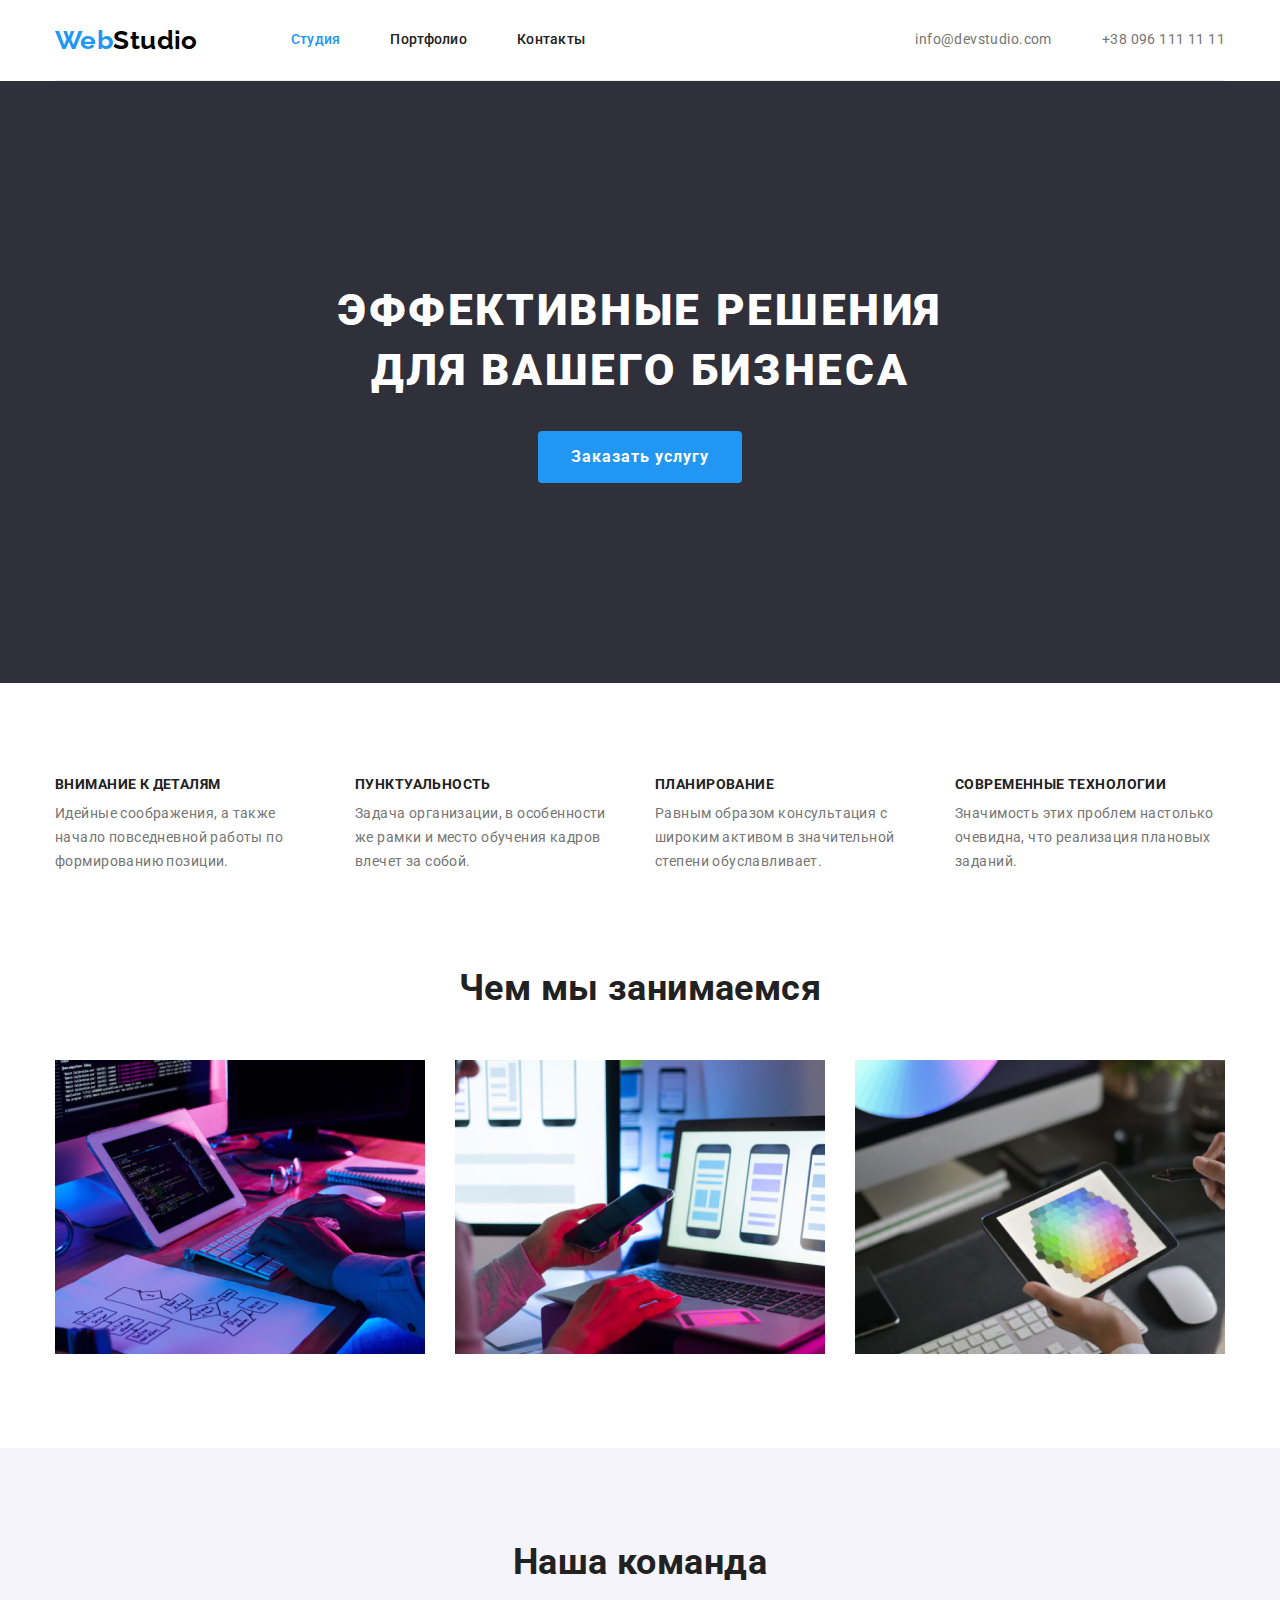
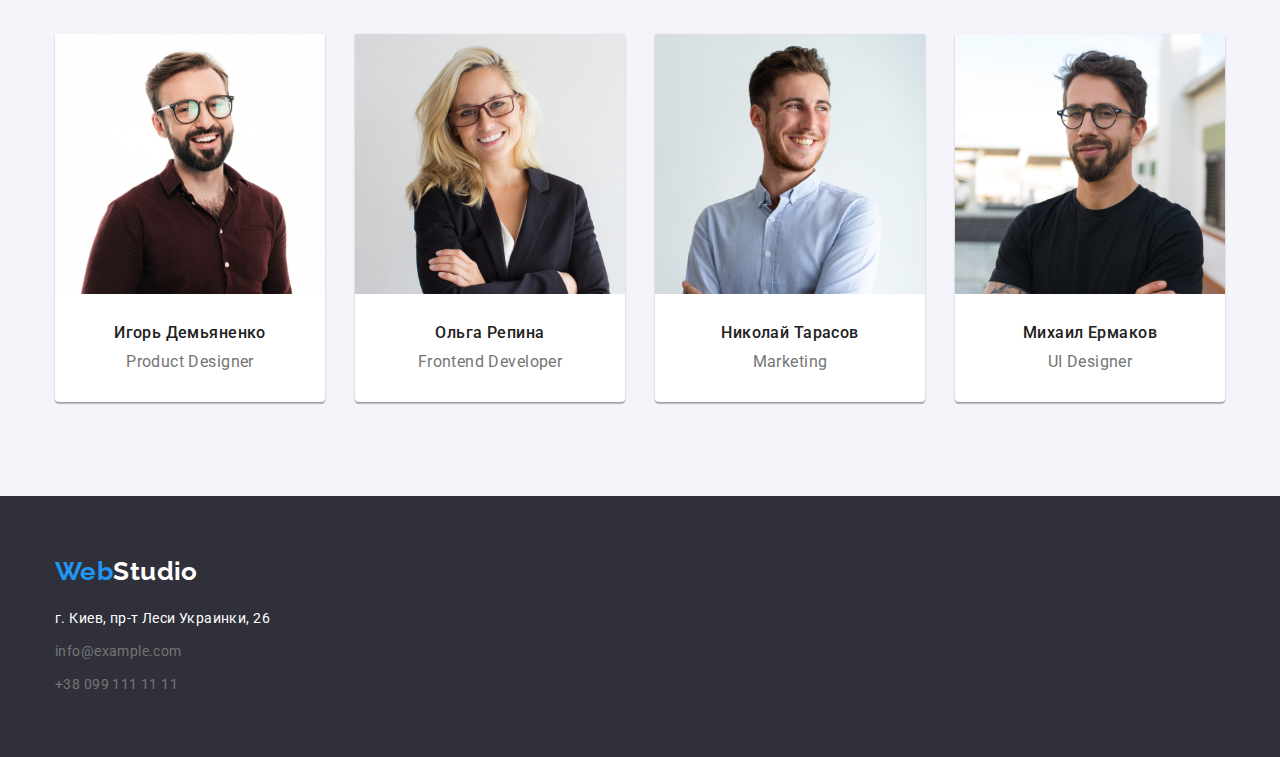
<file: index.html>
<!DOCTYPE html>
<html lang="ru">
<head>
    <meta charset="UTF-8">
    <meta http-equiv="X-UA-Compatible" content="IE=edge">
    <meta name="viewport" content="width=device-width, initial-scale=1.0">
    <title>Document</title>
    <link rel="stylesheet"
        href="https://fonts.googleapis.com/css2?family=Raleway:wght@700&family=Roboto:wght@400;500;700;900&display=swap">

    <link rel="stylesheet"
        href="https://cdnjs.cloudflare.com/ajax/libs/modern-normalize/1.1.0/modern-normalize.min.css">
    <link rel="stylesheet" href="./css/styles.css">
</head>
<!--body and header section-->
<body>
    <header>
        <!-- top line -->
        <div class="container">
            <nav>
                <div class="main-nav">
                    <a href="./index.html" class="logo"><span class="logo-color">Web</span>Studio</a>
                    <ul class="site-nav">
                        <li class="item"><a href="./index.html" class="site-nav-link current">Студия</a></li>
                        <li class="item"><a href="./portfolio.html" class="site-nav-link">Портфолио</a></li>
                        <li class="item"><a href="" class="site-nav-link">Контакты</a></li>
                    </ul>
                    <ul class="contacts">
                        <li class="item"><a href="mailto:info@devstudio.com" class="contacts-link">info@devstudio.com</a></li>
                        <li class="item"><a href="tel:+380961111111" class="contacts-link">+38 096 111 11 11</a></li>
                    </ul>
                </div>
            </nav>
        </div>
    </header>
    <!--main section-->
    <main>
        <!--section Hero. effective decissions-->
        <section class="hero">
            <div class="container">
                <h1 class="hero-title">Эффективные решения<br />для вашего бизнеса</h1>
                <button type="button" class="button button-service">Заказать услугу</button>
            </div>
        </section>
        <!--section two. list of features-->
        <section class="section">
            <div class="container">
                <h2 hidden class="hidden-title">Особенности</h2>
                <ul class="feature-list">
                    <li class="item">
                        <h3 class="feature-title">Внимание к деталям</h3>
                        <p class="feature-text">Идейные соображения, а такжe начало повседневной работы по формированию позиции.</p>
                    </li>
                    <li class="item">
                        <h3 class="feature-title">Пунктуальность</h3>
                        <p class="feature-text">Задача организации, в особенности же рамки и место обучения кадров влечет за собой.</p>
                    </li>
                    <li class="item">
                        <h3 class="feature-title">планирование</h3>
                        <p class="feature-text">Равным образом консультация с широким активом в значительной степени обуславливает.</p>
                    </li>
                    <li class="item">
                        <h3 class="feature-title">современные технологии</h3>
                        <p class="feature-text">Значимость этих проблем настолько очевидна, что реализация плановых заданий.</p>
                    </li>
                </ul>
            </div>
        </section>
        <!--section three. what we do-->
        <section class="section no-padding">
            <div class="container">
                <h2 class="section-title">Чем мы занимаемся</h2>
                <ul class="occupation-list">
                    <li class="item">
                        <img class="imagine-position" 
                            src="./img/work-1.jpg" 
                            alt="Компьютерные технологии" 
                            width="370"
                            height="294" />
                    </li>
                    <li class="item">
                        <img class="imagine-position" 
                            src="./img/work-2.jpg" 
                            alt="Мобильные технологии" 
                            width="370"
                            height="294" />
                    </li>
                    <li class="item">
                        <img class="imagine-position" 
                            src="./img/work-3.jpg" 
                            alt="Дизайн" 
                            width="370" 
                            height="294" />
                    </li>
                </ul>
            </div>
        </section>
        <!--section four. our team-->
        <section class="section team-background">
            <div class="container">
                <h2 class="section-title">Наша команда</h2>
                <ul class="team-list">
                    <li class="decoration">
                        <img class="imagine-position" 
                            src="./img/Person-1.jpg" 
                            alt="Дизайнер-мужчина в бордовой рубашке"
                            width="270" 
                            height="260" />
                        <div class="content">
                            <h3 class="team-title">Игорь Демьяненко</h3>
                            <p class="team-description">Product Designer</p>
                        </div>
                    </li>

                    <li class="decoration">
                        <img class="imagine-position" 
                            src="./img/Person-2.jpg" 
                            alt="Разработчик-девушка" 
                            width="270"
                            height="260" />
                        <div class="content">
                            <h3 class="team-title">Ольга Репина</h3>
                            <p class="team-description">Frontend Developer</p>
                        </div>
                    </li>

                    <li class="decoration">
                        <img class="imagine-position" 
                            src="./img/Person-3.jpg" 
                            alt="Маркетолог-мужчина в белой рубашке"
                            width="270" 
                            height="260" />
                        <div class="content">
                            <h3 class="team-title">Николай Тарасов</h3>
                            <p class="team-description">Marketing</p>
                        </div>
                    </li>

                    <li class="decoration">
                        <img class="imagine-position" 
                            src="./img/Person-4.jpg" 
                            alt="Дизайнер-мужчина в черной футболке"
                            width="270" 
                            height="260" />
                        <div class="content">
                            <h3 class="team-title">Михаил Ермаков</h3>
                            <p class="team-description">UI Designer</p>
                        </div>
                    </li>
                </ul>
            </div>
        </section>
    </main>
    <!--footer section-->
    <footer class="footer">
        <div class="container position">
            <a href="./index.html" class="footer-logo">
                <span class="logo-color">Web</span>Studio</a>
            <address class="address-style">
                <ul>
                    <li class="address-residence"><a class="residence" href="https://goo.gl/maps/Ep4EWNWvp44ZhudY9">г. Киев, пр-т Леси Украинки, 26</a>
                    </li>
                    <li class="data"><a class="contacts-link" href="mailto:info@example.com">info@example.com</a></li>
                    <li class="data"><a class="contacts-link" href="tel:+380991111111">+38 099 111 11 11</a></li>
                </ul>
            </address>
        </div>
    </footer>
</body>
</html>
</file>
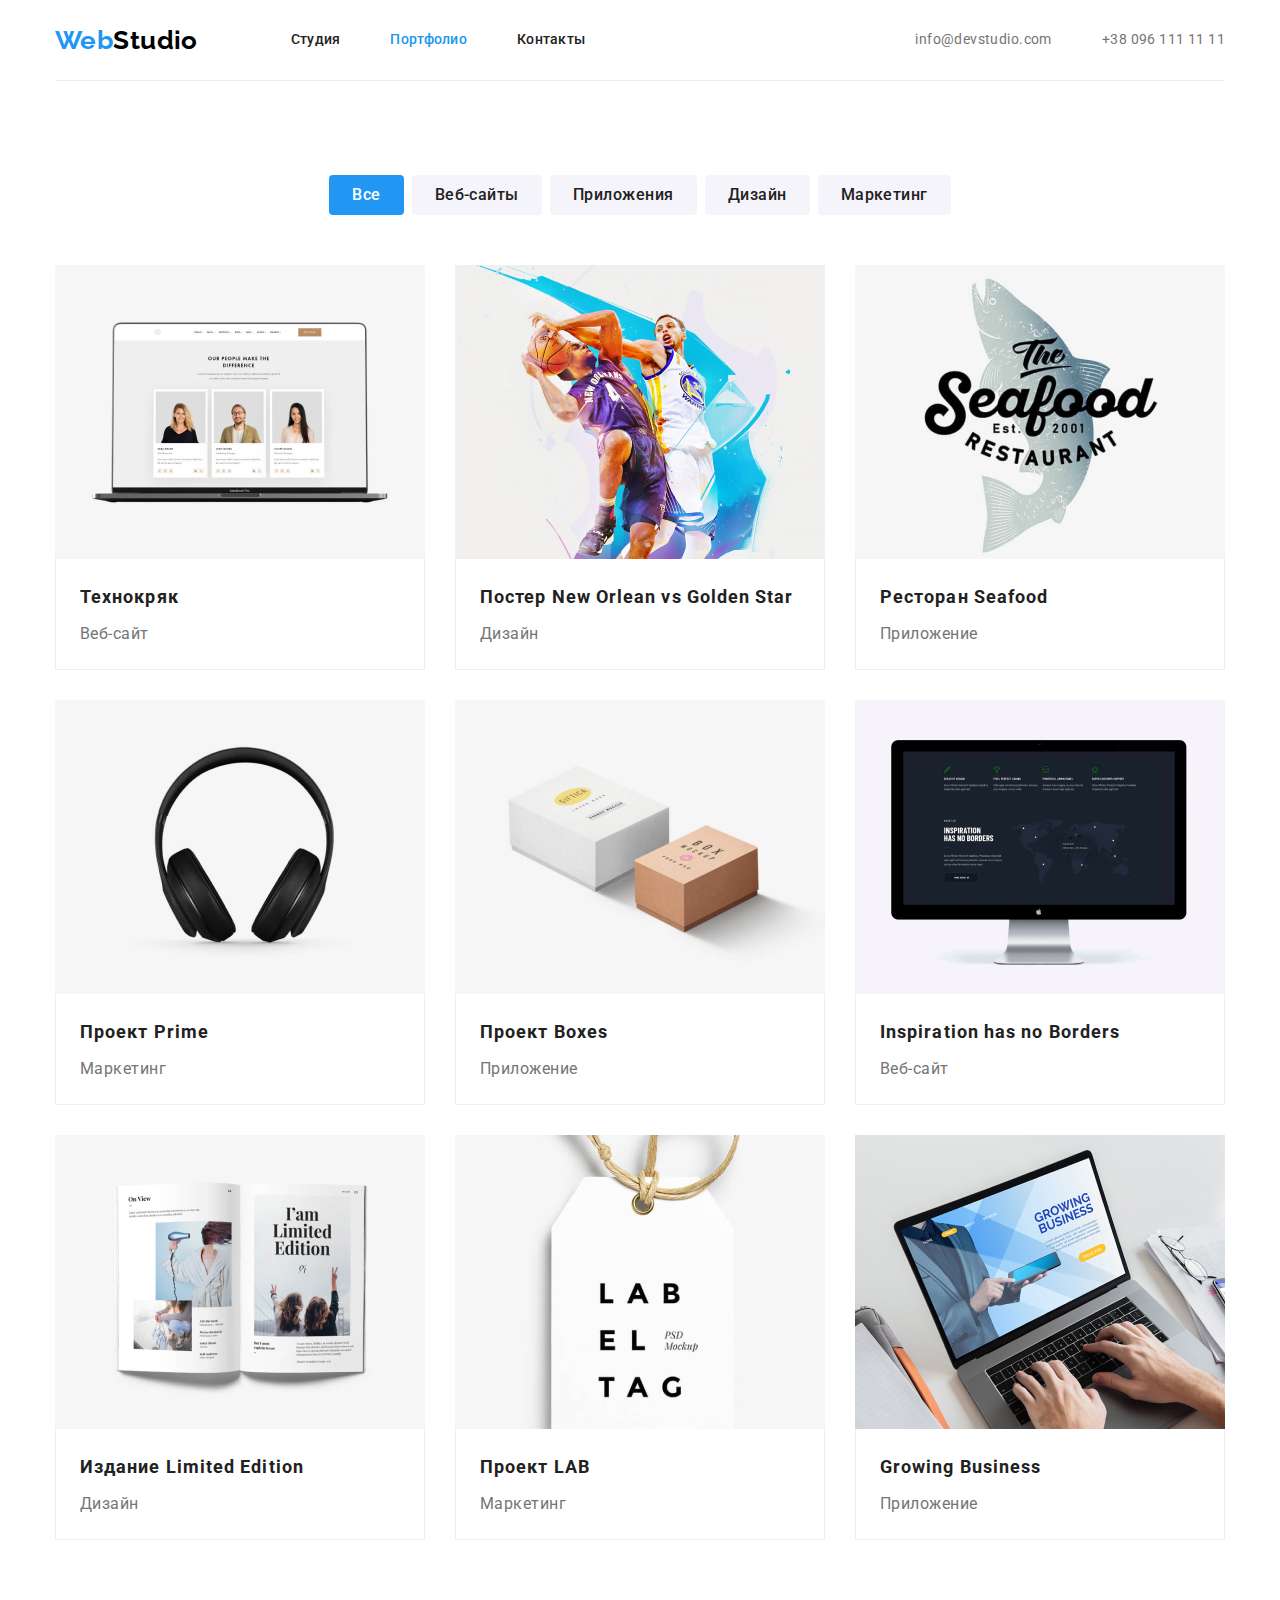
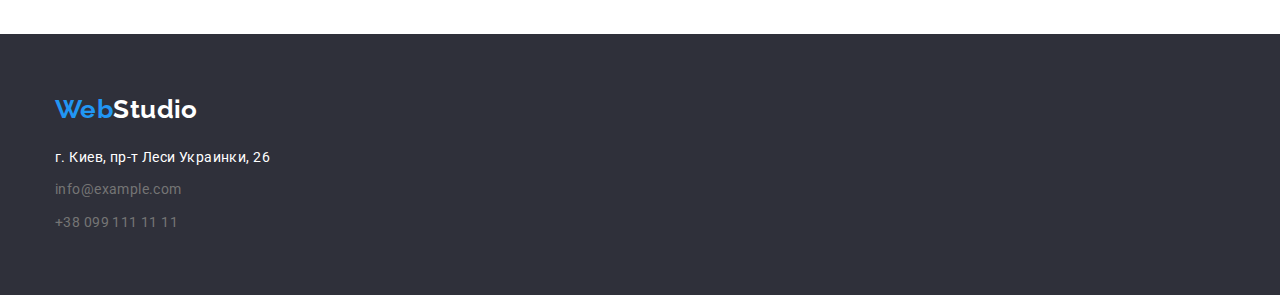
<file: portfolio.html>
<!DOCTYPE html>
<html lang="ru">
<head>
    <meta charset="UTF-8">
    <meta http-equiv="X-UA-Compatible" content="IE=edge">
    <meta name="viewport" content="width=device-width, initial-scale=1.0">
    <title>Document</title>
    <link rel="stylesheet"
        href="https://fonts.googleapis.com/css2?family=Raleway:wght@700&family=Roboto:wght@400;500;700;900&display=swap">

    <link rel="stylesheet"
        href="https://cdnjs.cloudflare.com/ajax/libs/modern-normalize/1.1.0/modern-normalize.min.css">
    <link rel="stylesheet" href="./css/styles.css">
</head>
<!--body and header section-->
<body>
    <header>
        <!-- top line -->
        <div class="container">
            <nav>
                <div class="main-nav">
                    <a href="./portfolio.html" class="logo"><span class="logo-color">Web</span>Studio</a>
                    <ul class="site-nav">
                        <li class="item"><a href="./index.html" class="site-nav-link">Студия</a></li>
                        <li class="item"><a href="./portfolio.html" class="site-nav-link current">Портфолио</a></li>
                        <li class="item"><a href="" class="site-nav-link">Контакты</a></li>
                    </ul>
                    <ul class="contacts">
                        <li class="item"><a href="mailto:info@devstudio.com" class="contacts-link">info@devstudio.com</a></li>
                        <li class="item"><a href="tel:+380961111111" class="contacts-link">+38 096 111 11 11</a></li>
                    </ul>
                </div>
            </nav>
        </div>
    </header>
    <!--main section-->
    <main>
        <!-- button section -->
        <section class="section">
            <div class="container filter">
                <h1 hidden class="hidden-title">Портфолио</h1>
                <ul class="filter">
                    <li class="item"><button type="button" class="button button-primary">Все</button></li>
                    <li class="item"><button type="button" class="button button-secondary">Веб-сайты</button></li>
                    <li class="item"><button type="button" class="button button-secondary">Приложения</button></li>
                    <li class="item"><button type="button" class="button button-secondary">Дизайн</button></li>
                    <li class="item"><button type="button" class="button button-secondary">Маркетинг</button></li>
                </ul>
                <!--projects section-->
                <ul class="projects">
                    <li class="projects-item">
                        <article class="card">
                            <div class="card-decoration">
                                <img class="imagine-position" 
                                    src="./img/project-1.jpg" 
                                    alt="Команда Технокряка">
                            </div>

                            <div class="card-content">
                                <h3 class="projects-title">Технокряк</h3>
                                <p class="projects-text">Веб-сайт</p>
                            </div>
                        </article>
                    </li>

                    <li class="projects-item">
                        <article class="card">
                            <div class="card-decoration">
                                <img class="imagine-position" 
                                    src="./img/project-2.jpg" 
                                    alt="Постер баскетбол" />
                            </div>

                            <div class="card-content">
                                <h3 class="projects-title">Постер New Orlean vs Golden Star</h3>
                                <p class="projects-text">Дизайн</p>
                            </div>
                        </article>
                    </li>

                    <li class="projects-item">
                        <article class="card">
                            <div class="card-decoration">
                                <img class="imagine-position" 
                                    src="./img/project-3.jpg" 
                                    alt="Логотип ресторана" />
                            </div>

                            <div class="card-content">
                                <h3 class="projects-title">Ресторан Seafood</h3>
                                <p class="projects-text">Приложение</p>
                            </div>
                        </article>
                    </li>

                    <li class="projects-item">
                        <article class="card">
                            <div class="card-decoration">
                                <img class="imagine-position" 
                                    src="./img/project-4.jpg" 
                                    alt="Наушники" />
                            </div>

                            <div class="card-content">
                                <h3 class="projects-title">Проект Prime</h3>
                                <p class="projects-text">Маркетинг</p>
                            </div>
                        </article>
                    </li>

                    <li class="projects-item">
                        <article class="card">
                            <div class="card-decoration">
                                <img class="imagine-position" 
                                    src="./img/project-5.jpg" 
                                    alt="Коробки" />
                            </div>

                            <div class="card-content">
                                <h3 class="projects-title">Проект Boxes</h3>
                                <p class="projects-text">Приложение</p>
                            </div>
                        </article>
                    </li>

                    <li class="projects-item">
                        <article class="card">
                            <div class="card-decoration">
                                <img class="imagine-position" 
                                    src="./img/project-6.jpg" 
                                    alt="Страница сайта" />
                            </div>

                            <div class="card-content">
                                <h3 class="projects-title">Inspiration has no Borders</h3>
                                <p class="projects-text">Веб-сайт</p>
                            </div>
                        </article>
                    </li>

                    <li class="projects-item">
                        <article class="card">
                            <div class="card-decoration">
                                <img class="imagine-position"
                                    src="./img/project-7.jpg" 
                                    alt="Разворот журнала" />
                            </div>

                            <div class="card-content">
                                <h3 class="projects-title">Издание Limited Edition</h3>
                                <p class="projects-text">Дизайн</p>
                            </div>
                        </article>
                    </li>

                    <li class="projects-item">
                        <article class="card">
                            <div class="card-decoration">
                                <img class="imagine-position" 
                                    src="./img/project-8.jpg" 
                                    alt="Логотип проекта" />
                            </div>

                            <div class="card-content">
                                <h3 class="projects-title">Проект LAB</h3>
                                <p class="projects-text">Маркетинг</p>
                            </div>
                        </article>
                    </li>

                    <li class="projects-item">
                        <article class="card">
                            <div class="card-decoration">
                                <img class="imagine-position" 
                                    src="./img/project-9.jpg" 
                                    alt="Сайт о бизнесе" />
                            </div>

                            <div class="card-content">
                                <h3 class="projects-title">Growing Business</h3>
                                <p class="projects-text">Приложение</p>
                            </div>
                        </article>
                    </li>
                </ul>
            </div>
        </section>
    </main>
    <!--footer section-->
    <footer class="footer">
        <div class="container position">
            <a href="./portfolio.html" class="footer-logo">
                <span class="logo-color">Web</span>Studio</a>
            <address class="address-style">
                <ul>
                    <li class="address-residence"><a class="residence" href="https://goo.gl/maps/Ep4EWNWvp44ZhudY9">г. Киев, пр-т Леси Украинки, 26</a>
                    </li>
                    <li class="data"><a class="contacts-link" href="mailto:info@example.com">info@example.com</a></li>
                    <li class="data"><a class="contacts-link" href="tel:+380991111111">+38 099 111 11 11</a></li>
                </ul>
            </address>
        </div>
    </footer>
</body>
</html>
</file>
<file: css/styles.css>
:root {
  --primary-text-color: #212121;
  --secondary-text-color: #757575;
  --accent-color: #2196f3;
  --second-accent-color: #ffffff;
  --black-text-color: #000000;
  --grey-data-color: rgba(255, 255, 255, 0.6);

  --primary-background-color: #ffffff;
  --accent-background-color: #2f303a;
  --grey-background-color: #f5f4fa;
  --blue-background-color: #2196f3;
  --hover-background-color: #188ce8;

  --primary-font: "Roboto", sans-serif;
  --secondary-font: "Raleway", sans-serif;
}
body {
  color: var(--primary-text-color);
  background-color: var(--primary-background-color);
  font-family: var(--primary-font);
  font-size: 14px;
  line-height: 1.71;
  letter-spacing: 0.03em;
}
h1,
h2,
h3,
ul,
p {
  margin: 0;
  padding: 0;
}
ul {
  padding: 0;
  list-style: none;
}
a {
  text-decoration: none;
}

.container {
  width: 1200px;
  padding-right: 15px;
  padding-left: 15px;
  margin-top: 0;
  margin-bottom: 0;
  margin-right: auto;
  margin-left: auto;
}
.section {
  padding-top: 94px;
  padding-bottom: 94px;
  padding-right: 0;
  padding-left: 0;
  margin: 0;
  background-color: var(--primery-background-color);
}

.hidden-title {
  display: none;
}

/* top line */
.logo {
  margin-right: 93px;
  color: var(--black-text-color);
  font-family: var(--secondary-font);
  font-weight: 700;
  font-size: 26px;
  line-height: 1.19;
}
.logo-color {
  color: var(--accent-color);
}
/* top line Navigation */
.main-nav {
  display: flex;
  align-items: center;
  border-bottom: 1px solid #ececec;
}
.site-nav {
  display: flex;
}
.site-nav .item:not(:last-child) {
  margin-right: 50px;
}
.site-nav-link {
  display: block;
  padding-top: 32px;
  padding-bottom: 32px;

  color: var(--primary-text-color);
  font-weight: 500;
  line-height: 1.14;
  letter-spacing: 0.02em;
}
.current {
  color: var(--accent-color);
}
.site-nav-link:hover,
.site-nav-link:focus {
  color: var(--accent-color);
}
.contacts {
  display: flex;
  margin-left: auto;
}
.contacts .item + .item {
  margin-left: 50px;
}
.contacts-link {
  display: block;
  color: var(--secondary-text-color);
}
.contacts-link:hover,
.contacts-link:focus {
  color: var(--accent-color);
}
/* Стили для index.html */
/* section Hero */

.hero {
  padding-top: 200px;
  padding-bottom: 200px;
  padding-right: 0;
  padding-left: 0;

  background-color: var(--accent-background-color);
  text-align: center;
}
.hero-title {
  margin-top: 0;
  margin-bottom: 30px;
  margin-right: auto;
  margin-left: auto;

  color: var(--second-accent-color);
  font-weight: 900;
  font-size: 44px;
  line-height: 1.36;
  letter-spacing: 0.06em;
  text-transform: uppercase;
}

/* button */
.button {
  display: inline-block;
  border: 1px solid transparent;
  border-radius: 4px;

  color: var(--second-accent-color);
  background-color: var(--blue-background-color);
  text-align: center;
  cursor: pointer;
}
.button-service {
  padding-top: 10px;
  padding-bottom: 10px;
  padding-right: 32px;
  padding-left: 32px;
  margin-right: auto;
  margin-left: auto;

  font-weight: 700;
  font-size: 16px;
  line-height: 1.87;
  letter-spacing: 0.06em;
  align-items: center;
}
.button-service:hover,
.button-service:focus {
  background-color: var(--hover-background-color);
}
.button-primary,
.button-secondary {
  padding-top: 6px;
  padding-bottom: 6px;
  padding-right: 22px;
  padding-left: 22px;
}

/* section two. list of features */
.feature-list {
  display: flex;
}
.feature-list .item {
  width: 270px;
}
.feature-list .item:not(:last-child) {
  margin-right: 30px;
}
.feature-title {
  margin-bottom: 10px;

  font-weight: 700;
  font-size: 14px;
  line-height: 1.14;
  text-transform: uppercase;
}
.feature-text {
  color: var(--secondary-text-color);
}

/* section three */
.section.no-padding {
  padding-top: 0;
}
.section-title {
  margin-top: 0;
  margin-bottom: 50px;

  font-weight: 700;
  font-size: 36px;
  line-height: 1.16;
  text-align: center;
}
.occupation-list {
  display: flex;
}
.occupation-list .item:not(:last-child) {
  margin-right: 30px;
}

.imagine-position {
  display: block;
  height: auto;
  max-width: 100%;
}

/* section four. our team */
.team-background {
  background-color: var(--grey-background-color);
}
.team-list .decoration {
  background-color: var(--primary-background-color);

  border-radius: 0px 0px 4px 4px;
  box-shadow: 0px 1px 3px rgba(0, 0, 0, 0.12), 0px 1px 1px rgba(0, 0, 0, 0.14),
    0px 2px 1px rgba(0, 0, 0, 0.2);
}
.team-list .decoration:not(:last-child) {
  margin-right: 30px;
}
.team-list {
  display: flex;
}
.team-list > .decoration > .content {
  padding-top: 30px;
  padding-bottom: 30px;
}
.team-title,
.team-description {
  font-weight: 500;
  font-size: 16px;
  line-height: 1.18;
  text-align: center;
}
.team-title {
  margin-bottom: 10px;
}
.team-description {
  color: var(--secondary-text-color);
  font-weight: 400;
}

/* footer */
.footer {
  background-color: var(--accent-background-color);
}
.container.position {
  padding-top: 60px;
  padding-bottom: 60px;
}
.footer-logo {
  color: var(--second-accent-color);
  font-family: var(--secondary-font);
  font-weight: 700;
  font-size: 26px;
  line-height: 1.19;
}
.address-style {
  font-style: normal;
}
.address-residence {
  margin-top: 20px;
}
.residence {
  color: var(--second-accent-color);
  cursor: pointer;
}
.data {
  margin-top: 9px;
  color: var(--grey-data-color);
}

/* Стили для portfolio.html */
/* button section */
.filter {
  display: flex;
  flex-wrap: wrap;
  justify-content: center;
  margin-bottom: 50px;
}
.filter .item:not(:last-child) {
  margin-right: 8px;
}

.container.filter {
  margin-bottom: 0;
}

.button-primary,
.button-secondary {
  font-weight: 500;
  font-size: 16px;
  line-height: 1.62;
  letter-spacing: 0.03em;
}
.button-primary:hover,
.button-primary:focus {
  background-color: var(--hover-background-color);
}
.button-secondary {
  color: var(--primary-text-color);
  background-color: var(--grey-background-color);
}
.button-secondary:hover,
.button-secondary:focus {
  color: var(--second-accent-color);
  background-color: var(--hover-background-color);
}

/* projects section*/
.projects {
  display: flex;
  flex-wrap: wrap;
  margin-left: -30px;
  margin-top: -30px;
}
.projects .projects-item {
  flex-basis: calc (100% / 3 - 30px);
  margin-left: 30px;
  margin-top: 30px;

  background-color: var(--primary-background-color);
}

.card > .card-content {
  padding-top: 20px;
  padding-bottom: 20px;
  padding-right: 24px;
  padding-left: 24px;

  border-right: 1px solid #eeeeee;
  border-bottom: 1px solid #eeeeee;
  border-left: 1px solid #eeeeee;
}
.projects-title {
  margin-bottom: 4px;

  font-weight: 700;
  font-size: 18px;
  line-height: 2;
  letter-spacing: 0.06em;
}
.projects-text {
  color: var(--secondary-text-color);
  font-size: 16px;
  line-height: 1.87;
  letter-spacing: 0.03em;
}
</file>
